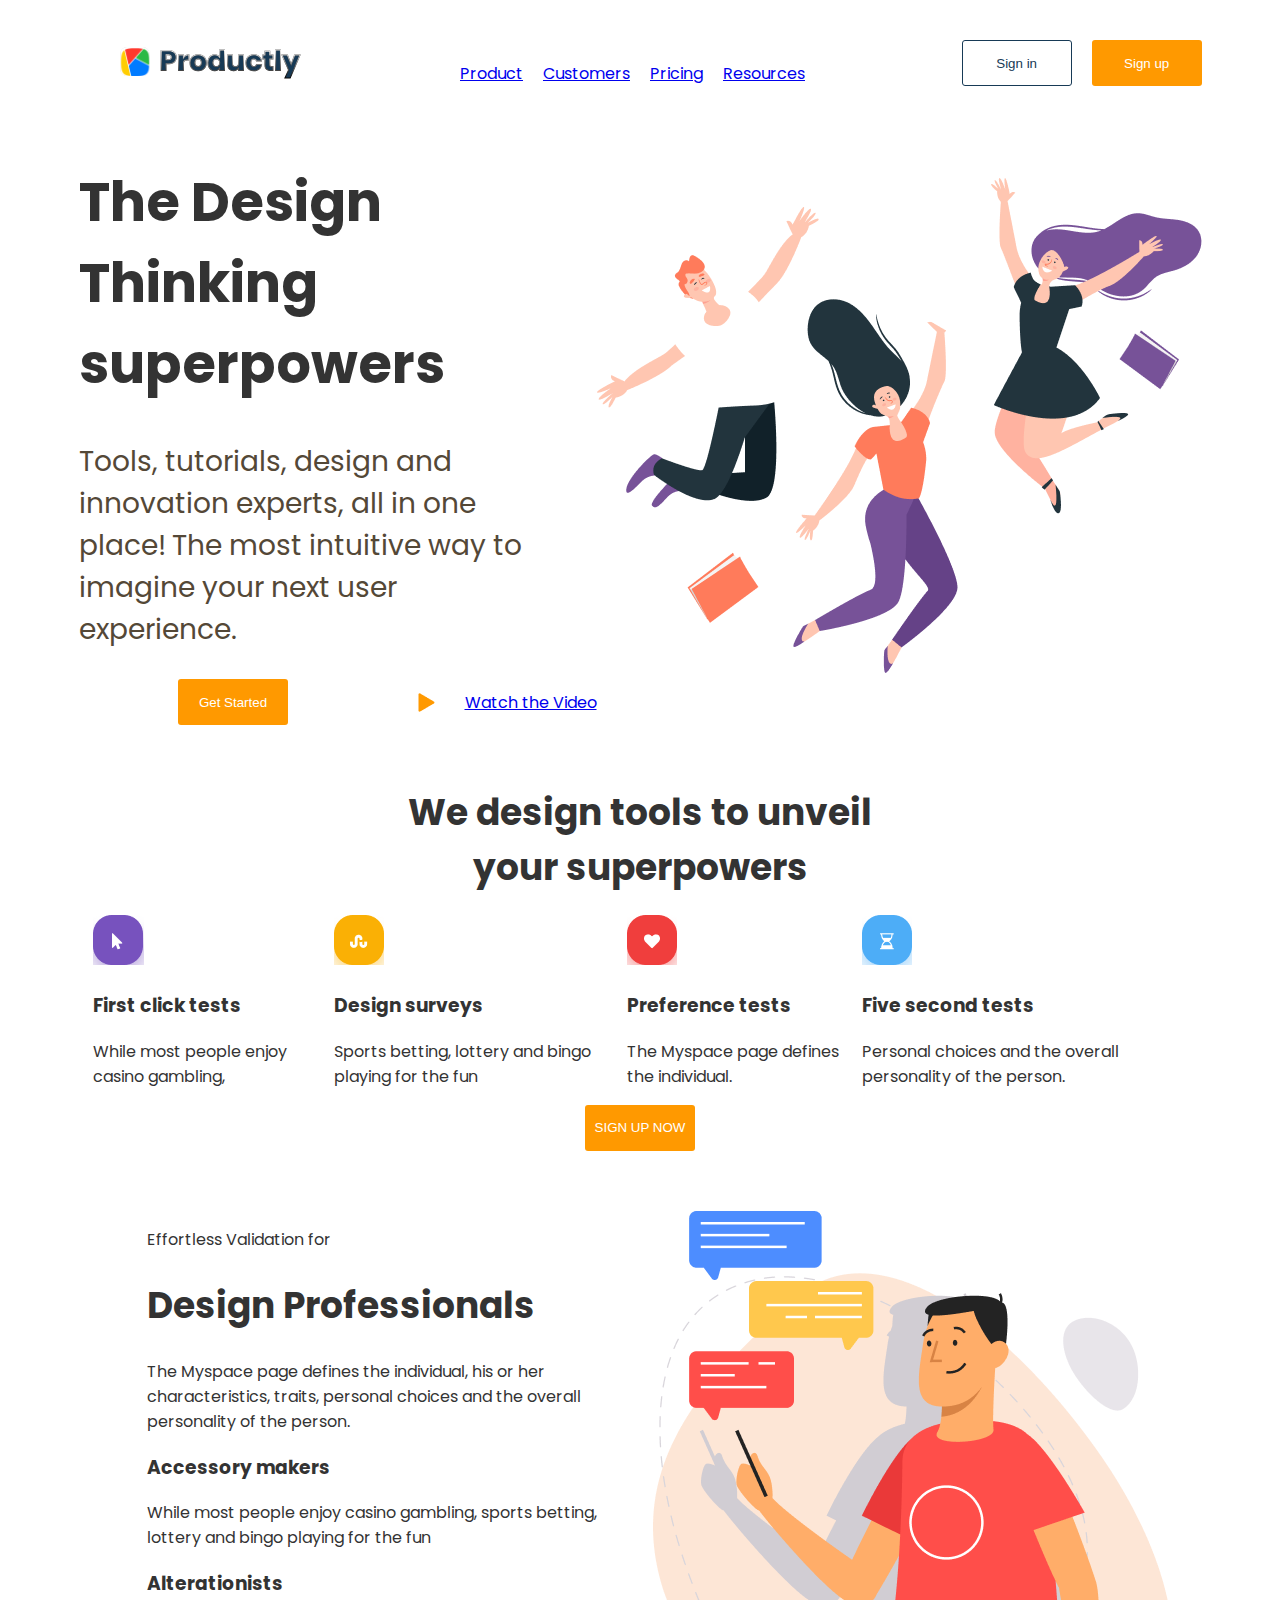
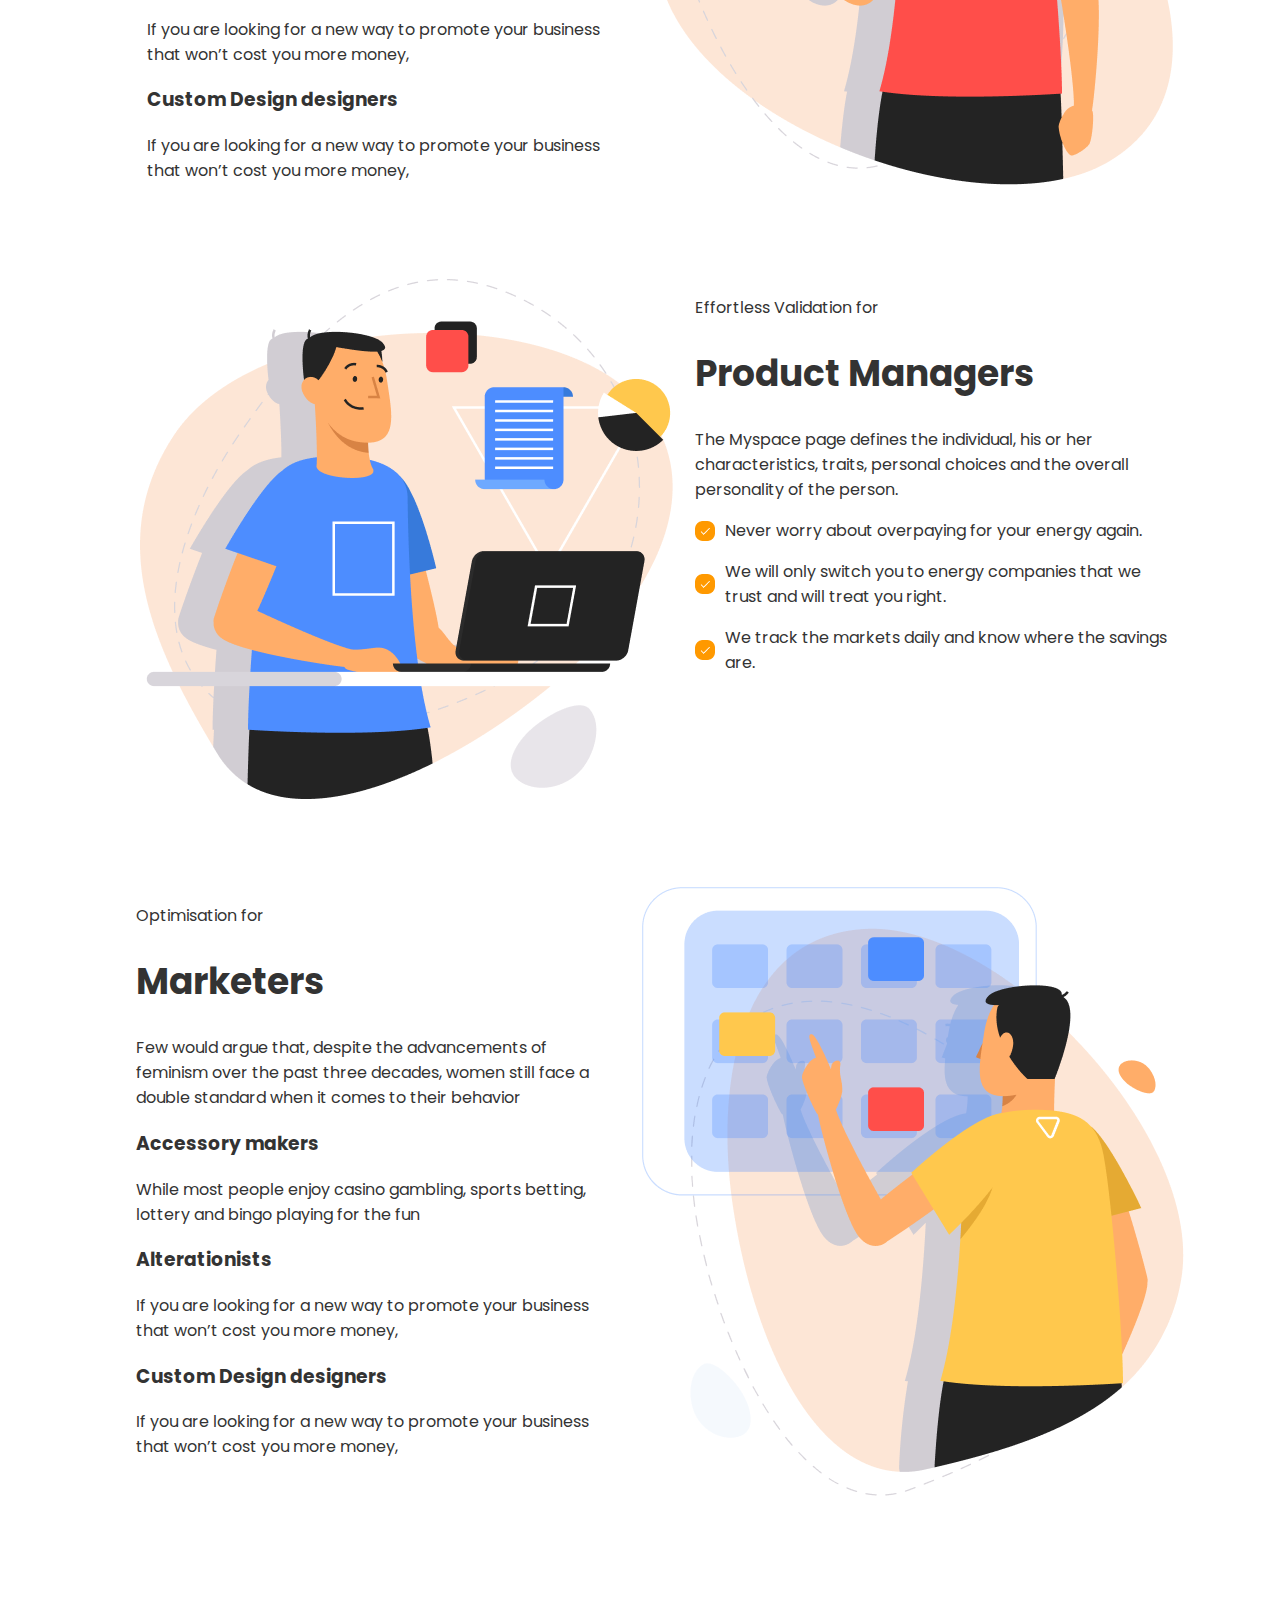
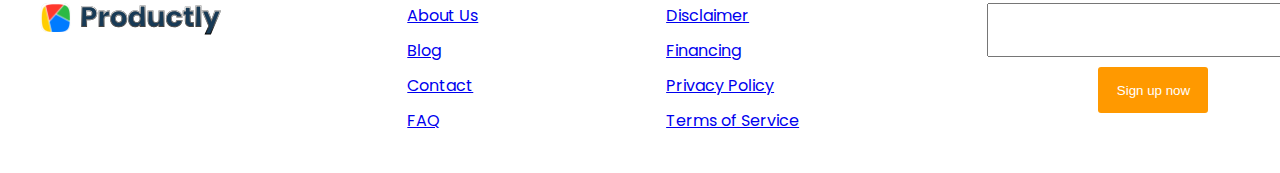
<file: index.html>
<!DOCTYPE html>
<html lang="en">
  <head>
    <meta charset="UTF-8" />
    <meta name="viewport" content="width=device-width, initial-scale=1.0" />
    <link rel="preconnect" href="https://fonts.googleapis.com" />
    <link rel="preconnect" href="https://fonts.gstatic.com" crossorigin />
    <link
      href="https://fonts.googleapis.com/css2?family=Montserrat:ital,wght@0,100..900;1,100..900&family=Poppins:ital,wght@0,100;0,200;0,300;0,400;0,500;0,600;0,700;0,800;0,900;1,100;1,200;1,300;1,400;1,500;1,600;1,700;1,800;1,900&display=swap"
      rel="stylesheet"
    />
    <link rel="stylesheet" href="/styles/index.css" />
    <title>Productly</title>
  </head>
  <body>
    <header>
      <nav>
        <a href="#">
          <span class="logo"></span>
          <img src="images/Logo.svg" alt="Productly logo" class="logo" />
        </a>
        <div class="links">
          <a href="#">Product</a>
          <a href="#">Customers</a>
          <a href="#">Pricing</a>
          <a href="#">Resources</a>
        </div>

        <div class="navbuttons">
          <button class="sign-in">Sign in</button>
          <button class="sign-up">Sign up</button>
        </div>
      </nav>
    </header>
<!--End of Header-->
<!--Section 1-->
    <section class="content">
      <div class="text-content">
        <h1 class="main-title">The Design Thinking superpowers</h1>
        <p class="main-p">
          Tools, tutorials, design and innovation experts, all in one place! The
          most intuitive way to imagine your next user experience.
        </p>
        <div class="align">
        <button class="sign-upnow">Get Started</button>
        <img src="images/video.png" alt="play button"/>
       <a href="#" class="watch-video">Watch the Video</a>
    </div>
      </div>
      <img
        src="images/image1.png"
        alt="two women and man jumping in the air"
        class="image1"
      />
    </section>
<!--Section 2-->
    <h2 class="sub-title">We design tools to unveil your superpowers</h2>
    <section>
      <div class="optioncontainer">
        <div class="option">
          <img src="images/icon.png" alt="coursor arrow" />
          <h3>First click tests</h3>
          <p>While most people enjoy casino gambling,</p>
        </div>

        <div class="option">
          <img src="images/icon-design.png" alt="yellow design survey" />
          <h3>Design surveys</h3>
          <p>Sports betting, lottery and bingo playing for the fun</p>
        </div>
        <div class="option">
          <img src="images/icon-heart.png" alt="Preference" />
          <h3>Preference tests</h3>
          <p>The Myspace page defines the individual.</p>
        </div>
        <div class="option">
          <img src="images/icon-time.png" alt="arena time" />
          <h3>Five second tests</h3>
          <p>Personal choices and the overall personality of the person.</p>
        </div>
      </div>

      <button class="sign-upnow">SIGN UP NOW</button>
    </section>
    <!--Section 3-->
    <section class="design-container">
      <div class="design">
        <p>Effortless Validation for</p>
        <h2 class="title3">Design Professionals</h2>
        <p>
          The Myspace page defines the individual, his or her characteristics,
          traits, personal choices and the overall personality of the person.
        </p>
        <h3>Accessory makers</h3>
        <p>
          While most people enjoy casino gambling, sports betting, lottery and
          bingo playing for the fun
        </p>
        <h3>Alterationists</h3>
        <p>
          If you are looking for a new way to promote your business that won’t
          cost you more money,
        </p>
        <h3>Custom Design designers</h3>
        <p>
          If you are looking for a new way to promote your business that won’t
          cost you more money,
        </p>
      </div>

      <div class="image-section">
        <img
          src="images/image.png"
          alt="man writing 3 comments"
          class="image2"
        />
      </div>
    </section>
  <!--Section 4-->
    <section class="product-managers">
      <div class="image-section">
        <img
          src="images/blueshirt.png"
          alt="man on blue tshirt using laptop"
          class="image3"
        />
      </div>

      <div class="design">
        <p>Effortless Validation for</p>
        <h2 class="title3">Product Managers</h2>
        <p>
          The Myspace page defines the individual, his or her characteristics,
          traits, personal choices and the overall personality of the person.
          <p>
            <img src="images/check1.png" alt="yellow check" class="check" />
            Never worry about overpaying for your energy again.
          </p>
          <p>
            <img src="images/check1.png" alt="yellow check" class="check" />
            We will only switch you to energy companies that we trust and will treat you right.
          </p>
          <p>
            <img src="images/check1.png" alt="yellow check" class="check" />
            We track the markets daily and know where the savings are.
          </p>
    </p>
    </div>
      </section>
        <!--Section 5-->
      <section class="marketers">
        <div class="design">
          <p>Optimisation for</p>
          <h2 class="title3">Marketers</h2>
          <p>
            Few would argue that, despite the advancements of feminism over the past three decades, women still face a double standard when it comes to their behavior
          </p>
          <h3>Accessory makers</h3>
          <p>
            While most people enjoy casino gambling, sports betting, lottery and
            bingo playing for the fun
          </p>
          <h3>Alterationists</h3>
          <p>
            If you are looking for a new way to promote your business that won’t
            cost you more money,
          </p>
          <h3>Custom Design designers</h3>
          <p>
            If you are looking for a new way to promote your business that won’t
            cost you more money,
          </p>
        </div>
  
        <div class="image-section">
          <img
            src="images/yellowshirt.png"
            alt="man on yellow tshirt"
            class="image3"
          />
        </div>
      </section>
  </body>
    <!--Footer Starts-->
<footer class="footer">
    <img src="images/Logo.svg" alt="logo" class="logo"/>
    <div class="footer-info">
        <div class="footer-logo">
          
            

        </div>
        <div class="footer-links">
            <div class="footer-column">
                 <a href="#">About Us</a>
                <a href="#">Blog</a>
                <a href="#">Contact</a>
                <a href="#">FAQ</a>
            </div>
            <div class="footer-column">
                 <a href="#">Disclaimer</a>
                <a href="#">Financing</a>
                <a href="#">Privacy Policy</a>
                <a href="#">Terms of Service</a>
               
            </div>
            <div class="footer-column">
                <form > <input type="text" class="box"> </form> <button class="sign-upnow">Sign up now</button>
            </div>
        </div>
    </div>
  </footer>
</html>
</file>
<file: styles/index.css>
body {
  display: flex;
  flex-direction: column;

  background-color: white;
  color: #333;
  font-family: "Poppins", serif;
  width: 100%;
  height: 100%;
  margin: 0;
  padding: 0;
}
/*Header*/
header,
nav {
  display: flex;
  justify-content: space-around;
  align-items: flex-end;
  width: 100%;
  padding: 20px;
  background-color: #fff;
}

.links,
.navbuttons {
  display: flex;
  gap: 20px;
}

.logo {
  width: 185px;
  height: 32px;
}

.sign-up,
.sign-in,
.sign-upnow {
  width: 110px;
  height: 46px;
  border-radius: 3px;
}

.sign-up,
.sign-upnow {
  background-color: #ff9900;
  color: white;
  border: none;
}

.sign-in {
  border: 1px solid #173a56;
  background-color: transparent;
  color: #173a56;
}
/*Section1*/
.align {
  display: flex;
  align-items: center;
  gap: 30px;
}
.main-title {
  max-width: 518px;
  font-size: 54px;
}

.main-p {
  color: #544837;
  max-width: 458px;
  font-size: 28px;
}

.image1,
.img3,
.image-section img {
  display: inline-block;
  max-width: 100%;
  height: auto;
}

.content {
  display: flex;
  align-items: center;
  justify-content: center;
  width: 100%;
}
/*Section2*/
h2 {
  max-width: 539px;
  margin: 0 auto;
  text-align: center;
  font-size: 36px;
  padding: 20px 0;
}

.optioncontainer {
  display: flex;
  flex-direction: row;
  gap: 10px;
  justify-content: center;
  align-items: center;
  max-width: 1095px;
  margin: auto;
}

.design-container,
.product-managers,
.marketers {
  display: flex;
  align-items: flex-start;
  gap: 20px;
  padding: 20px;
  width: 100%;
  justify-content: center;
}

.title3 {
  font-size: 36px;
  text-align: left;
  color: #333;
  margin: 0;
  padding: 10px 0;
}

.design {
  max-width: 486px;
}

.button {
  display: flex;
  justify-content: center;
}
.sign-upnow {
  display: block;
  margin: auto;
}
section {
  margin-bottom: 40px;
}
.check {
  display: inline-block;
  margin-right: 10px;
  vertical-align: middle;
  max-width: 20px;
  height: auto;
}
p {
  font-size: 16px;

  display: flex;
  align-items: center;
}
.footer {
  display: flex;
  font-family: "Poppins";
  background-color: white;
  padding: 40px;
  width: 100%;
}

/* Footer inner content */
.footer-info {
  display: flex;
  justify-content: space-between;
  align-items: flex-start;
  width: 100%;
  max-width: 1110px;
}

.footer-logo {
  flex: 1;
  max-width: 185px;
}

.footer-links {
  display: flex;
  justify-content: space-between;
  gap: 30px;
  flex: 2;
  align-items: flex-start;
}

.footer-column {
  display: flex;
  flex-direction: column;
  gap: 10px;
}

.footer-column a {
  font-size: 16px;
}
.box {
  width: 325px;
  height: 48px;
}
</file>
